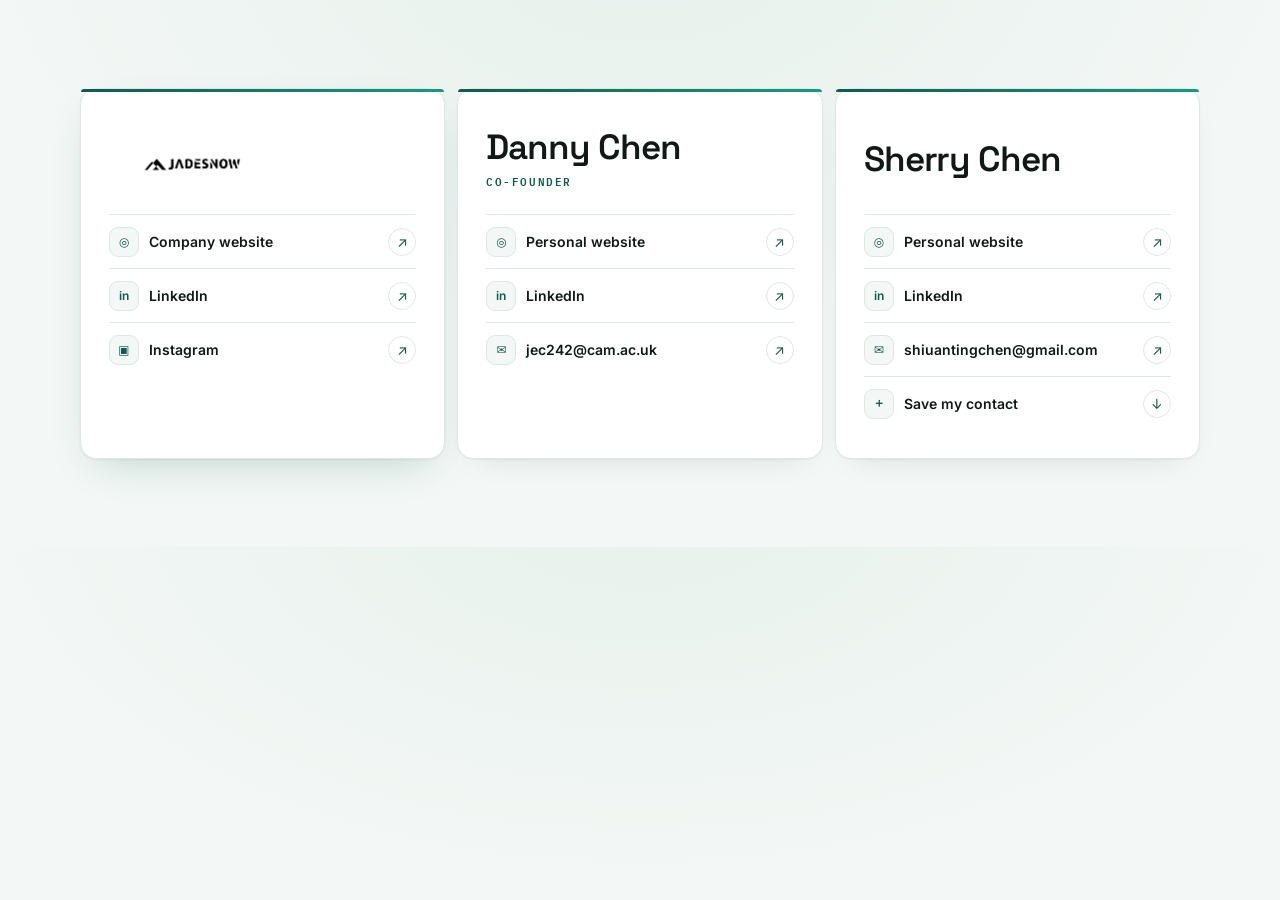
<file: index.html>
<!doctype html>
<html lang="en">
<head>
<meta charset="utf-8">
<meta name="viewport" content="width=device-width, initial-scale=1">
<title>Jade Snow Medical | Sherry Chen</title>
<link rel="preconnect" href="https://fonts.googleapis.com">
<link rel="preconnect" href="https://fonts.gstatic.com" crossorigin>
<link href="https://fonts.googleapis.com/css2?family=IBM+Plex+Mono:wght@500;600&family=Inter:wght@400;500;600&family=Space+Grotesk:wght@500;600;700&display=swap" rel="stylesheet">
<style>
:root{
  --paper:#f3f7f5;
  --ink:#101915;
  --ink-soft:#55675f;
  --jade:#0e5c4c;
  --jade-bright:#159c7d;
  --ice:#dde8e3;
  --card:#ffffff;
  --font-display:"Space Grotesk",system-ui,sans-serif;
  --font-body:"Inter",system-ui,sans-serif;
  --font-mono:"IBM Plex Mono",ui-monospace,monospace;
}
*{box-sizing:border-box}
body{margin:0;background:radial-gradient(ellipse 1200px 700px at 50% -10%,#e7f1ec 0%,var(--paper) 55%);color:var(--ink);font:16px var(--font-body)}
main{width:min(calc(100% - 32px),1120px);margin:clamp(20px,7vw,88px) auto;display:grid;gap:12px}
section{position:relative;min-width:0;background:var(--card);border:1px solid var(--ice);border-radius:16px;padding:clamp(16px,2.6vw,28px);box-shadow:0 1px 2px rgba(16,25,21,.04),0 12px 32px -20px rgba(16,25,21,.18);transition:box-shadow .25s ease,transform .25s ease}
section::before{content:"";position:absolute;inset:0 0 auto 0;height:3px;border-radius:16px 16px 0 0;background:linear-gradient(90deg,var(--jade),var(--jade-bright))}
main section:first-of-type{box-shadow:0 1px 2px rgba(16,25,21,.05),0 16px 40px -18px rgba(14,92,76,.28)}
h1,h2{display:flex;flex-direction:column;justify-content:center;align-items:flex-start;gap:6px;margin:0 0 12px;min-height:85px;font:600 clamp(25px,3vw,35px)/1.05 var(--font-display);letter-spacing:-.03em;color:var(--ink)}
h1 img{display:block;width:min(100%,150px);height:auto}
h2 small{font:600 11px var(--font-mono);letter-spacing:.14em;text-transform:uppercase;color:var(--jade)}
.link-card{display:grid;grid-template-columns:30px minmax(0,1fr) 28px;gap:10px;align-items:center;min-height:54px;padding:9px 0;border-top:1px solid var(--ice);color:inherit;text-decoration:none;font-size:14px;transition:transform .2s ease}
.link-copy small{display:none}
.link-copy strong{font-weight:600}
.link-icon{display:grid;place-items:center;width:30px;height:30px;border-radius:9px;background:var(--paper);border:1px solid var(--ice);font-size:12px;font-weight:600;color:var(--jade);text-align:center;transition:background .2s ease,border-color .2s ease,color .2s ease}
.link-arrow{display:grid;place-items:center;width:28px;height:28px;border:1px solid var(--ice);border-radius:50%;color:var(--jade);transition:background .2s ease,border-color .2s ease,color .2s ease,transform .2s ease,box-shadow .2s ease}
.link-card:hover,.link-card:focus-visible{color:var(--jade);transform:translateX(2px)}
.link-card:hover .link-icon,.link-card:focus-visible .link-icon{background:var(--jade);border-color:var(--jade);color:#fff}
.link-card:hover .link-arrow,.link-card:focus-visible .link-arrow{background:linear-gradient(135deg,var(--jade),var(--jade-bright));border-color:var(--jade);color:#fff;box-shadow:0 6px 16px -6px rgba(14,92,76,.5)}
.link-card:focus-visible{outline:2px solid var(--jade);outline-offset:3px;border-radius:4px}
.email-address{overflow-wrap:anywhere}
@media(min-width:840px){main{grid-template-columns:repeat(3,minmax(0,1fr))}}
@media(prefers-reduced-motion:reduce){section,.link-card,.link-icon,.link-arrow{transition:none}.link-card:hover{transform:none}}
</style>
</head>
<body><main>
<section aria-labelledby="company"><h1 id="company"><img src="jade-snow-logo.png" alt="Jade Snow Medical Ltd."></h1>
<a class="link-card" href="https://jadesnow-medical.com/" target="_blank" rel="noopener noreferrer"><span class="link-icon">◎</span><span class="link-copy"><strong>Company website</strong><small>Visit Jade Snow Medical</small></span><span class="link-arrow" aria-hidden="true">↗</span></a>
<a class="link-card" href="https://www.linkedin.com/company/jade-snow-medical/home/?viewAsMember=true" target="_blank" rel="noopener noreferrer"><span class="link-icon link-monogram">in</span><span class="link-copy"><strong>LinkedIn</strong><small>Follow the company</small></span><span class="link-arrow" aria-hidden="true">↗</span></a>
<a class="link-card" href="https://www.instagram.com/neuro__surg?mdxt=MTg2dWVrajA1NTFmdQ==" target="_blank" rel="noopener noreferrer"><span class="link-icon">▣</span><span class="link-copy"><strong>Instagram</strong><small>See updates and moments</small></span><span class="link-arrow" aria-hidden="true">↗</span></a>
</section>
<section aria-labelledby="danny"><h2 id="danny">Danny Chen <small>Co-founder</small></h2>
<a class="link-card" href="https://profiles.ucl.ac.uk/92523-jiaen-danny-chen" target="_blank" rel="noopener noreferrer"><span class="link-icon" aria-hidden="true">◎</span><span class="link-copy"><strong>Personal website</strong></span><span class="link-arrow" aria-hidden="true">↗</span></a>
<a class="link-card" href="https://www.linkedin.com/in/dannychenmedicalfablab?utm_source=share_via&amp;utm_content=profile&amp;utm_medium=member_ios" target="_blank" rel="noopener noreferrer"><span class="link-icon" aria-hidden="true">in</span><span class="link-copy"><strong>LinkedIn</strong></span><span class="link-arrow" aria-hidden="true">↗</span></a>
<a class="link-card" href="mailto:jec242@cam.ac.uk"><span class="link-icon" aria-hidden="true">✉</span><span class="link-copy"><strong class="email-address">jec242@cam.ac.uk</strong></span><span class="link-arrow" aria-hidden="true">↗</span></a>
</section>
<section aria-labelledby="personal"><h2 id="personal">Sherry Chen</h2>
<a class="link-card" href="https://sherry-shiuanting-chen.github.io/sherry-chen-portfolio/sherry.html" target="_blank" rel="noopener noreferrer"><span class="link-icon">◎</span><span class="link-copy"><strong>Personal website</strong><small>Explore my portfolio</small></span><span class="link-arrow" aria-hidden="true">↗</span></a>
<a class="link-card" href="https://www.linkedin.com/in/sherry-chen-334250164" target="_blank" rel="noopener noreferrer"><span class="link-icon link-monogram">in</span><span class="link-copy"><strong>LinkedIn</strong><small>Connect professionally</small></span><span class="link-arrow" aria-hidden="true">↗</span></a>
<a class="link-card" href="mailto:shiuantingchen@gmail.com"><span class="link-icon">✉</span><span class="link-copy"><strong class="email-address">shiuantingchen@gmail.com</strong></span><span class="link-arrow" aria-hidden="true">↗</span></a>
<a class="link-card subtle" href="sherry-chen.vcf" download="Sherry-Chen.vcf"><span class="link-icon">＋</span><span class="link-copy"><strong>Save my contact</strong><small>Download a contact card</small></span><span class="link-arrow" aria-hidden="true">↓</span></a>
</section>
</main></body></html>
</file>
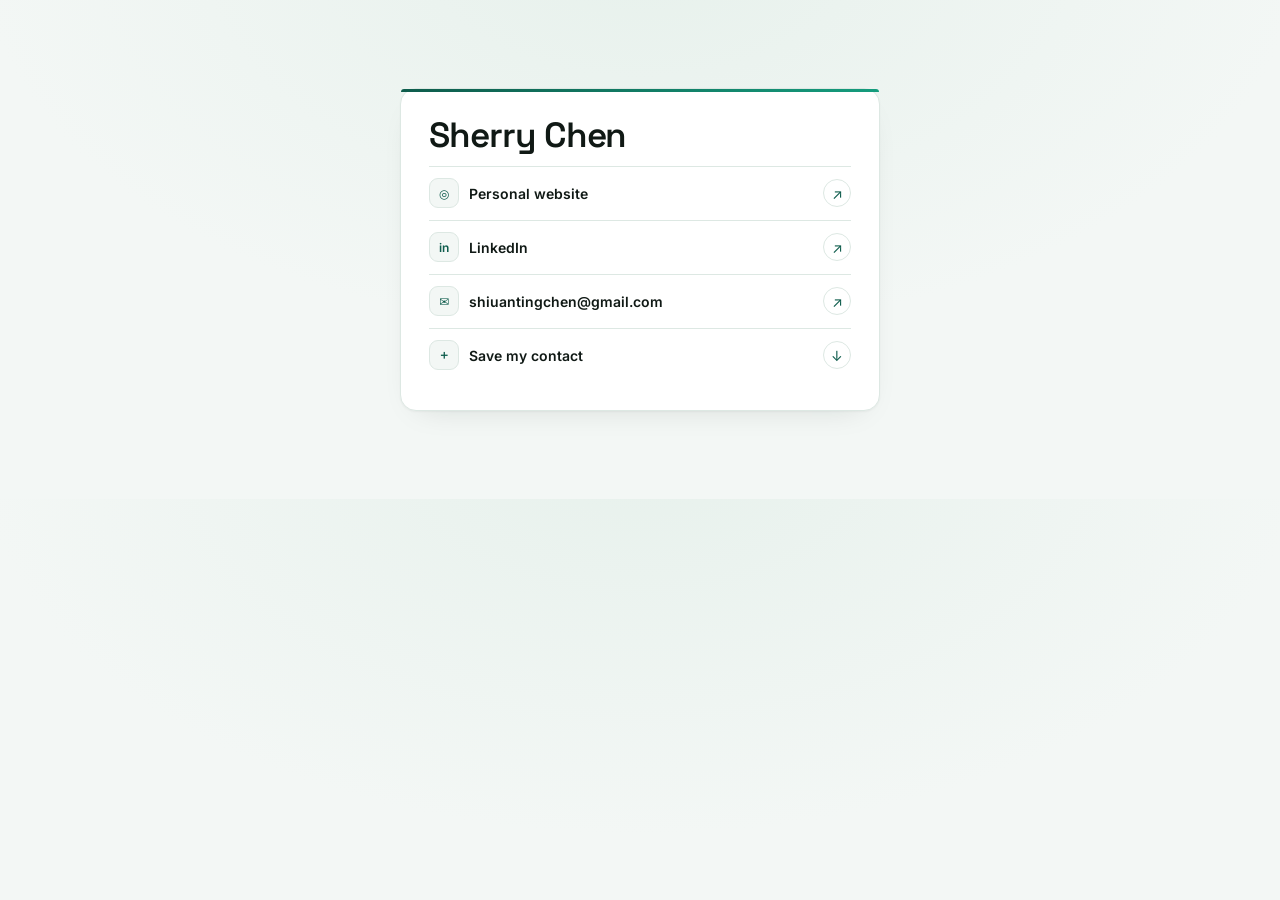
<file: sherry.html>
<!doctype html>
<html lang="en">
<head>
<meta charset="utf-8">
<meta name="viewport" content="width=device-width, initial-scale=1">
<title>Sherry Chen</title>
<link rel="preconnect" href="https://fonts.googleapis.com">
<link rel="preconnect" href="https://fonts.gstatic.com" crossorigin>
<link href="https://fonts.googleapis.com/css2?family=IBM+Plex+Mono:wght@500;600&family=Inter:wght@400;500;600&family=Space+Grotesk:wght@500;600;700&display=swap" rel="stylesheet">
<style>
:root{
  --paper:#f3f7f5;
  --ink:#101915;
  --ink-soft:#55675f;
  --jade:#0e5c4c;
  --jade-bright:#159c7d;
  --ice:#dde8e3;
  --card:#ffffff;
  --font-display:"Space Grotesk",system-ui,sans-serif;
  --font-body:"Inter",system-ui,sans-serif;
  --font-mono:"IBM Plex Mono",ui-monospace,monospace;
}
*{box-sizing:border-box}
body{margin:0;background:radial-gradient(ellipse 1200px 700px at 50% -10%,#e7f1ec 0%,var(--paper) 55%);color:var(--ink);font:16px var(--font-body)}
main{width:min(calc(100% - 32px),480px);margin:clamp(20px,7vw,88px) auto;display:grid;gap:12px}
section{position:relative;min-width:0;background:var(--card);border:1px solid var(--ice);border-radius:16px;padding:clamp(16px,2.6vw,28px);box-shadow:0 1px 2px rgba(16,25,21,.04),0 12px 32px -20px rgba(16,25,21,.18)}
section::before{content:"";position:absolute;inset:0 0 auto 0;height:3px;border-radius:16px 16px 0 0;background:linear-gradient(90deg,var(--jade),var(--jade-bright))}
h2{margin:0 0 12px;font:600 clamp(25px,3vw,35px)/1.05 var(--font-display);letter-spacing:-.03em;color:var(--ink)}
.link-card{display:grid;grid-template-columns:30px minmax(0,1fr) 28px;gap:10px;align-items:center;min-height:54px;padding:9px 0;border-top:1px solid var(--ice);color:inherit;text-decoration:none;font-size:14px;transition:transform .2s ease}
.link-copy small{display:none}
.link-copy strong{font-weight:600}
.link-icon{display:grid;place-items:center;width:30px;height:30px;border-radius:9px;background:var(--paper);border:1px solid var(--ice);font-size:12px;font-weight:600;color:var(--jade);text-align:center;transition:background .2s ease,border-color .2s ease,color .2s ease}
.link-arrow{display:grid;place-items:center;width:28px;height:28px;border:1px solid var(--ice);border-radius:50%;color:var(--jade);transition:background .2s ease,border-color .2s ease,color .2s ease,transform .2s ease,box-shadow .2s ease}
.link-card:hover,.link-card:focus-visible{color:var(--jade);transform:translateX(2px)}
.link-card:hover .link-icon,.link-card:focus-visible .link-icon{background:var(--jade);border-color:var(--jade);color:#fff}
.link-card:hover .link-arrow,.link-card:focus-visible .link-arrow{background:linear-gradient(135deg,var(--jade),var(--jade-bright));border-color:var(--jade);color:#fff;box-shadow:0 6px 16px -6px rgba(14,92,76,.5)}
.link-card:focus-visible{outline:2px solid var(--jade);outline-offset:3px;border-radius:4px}
.email-address{overflow-wrap:anywhere}
@media(prefers-reduced-motion:reduce){.link-card{transition:none}.link-card:hover{transform:none}}
</style>
</head>
<body><main>
<section aria-labelledby="personal"><h2 id="personal">Sherry Chen</h2>
<a class="link-card" href="https://sherry-shiuanting-chen.github.io/sherry-chen-portfolio/sherry.html" target="_blank" rel="noopener noreferrer"><span class="link-icon">◎</span><span class="link-copy"><strong>Personal website</strong><small>Explore my portfolio</small></span><span class="link-arrow" aria-hidden="true">↗</span></a>
<a class="link-card" href="https://www.linkedin.com/in/sherry-chen-334250164" target="_blank" rel="noopener noreferrer"><span class="link-icon link-monogram">in</span><span class="link-copy"><strong>LinkedIn</strong><small>Connect professionally</small></span><span class="link-arrow" aria-hidden="true">↗</span></a>
<a class="link-card" href="mailto:shiuantingchen@gmail.com"><span class="link-icon">✉</span><span class="link-copy"><strong class="email-address">shiuantingchen@gmail.com</strong></span><span class="link-arrow" aria-hidden="true">↗</span></a>
<a class="link-card subtle" href="sherry-chen.vcf" download="Sherry-Chen.vcf"><span class="link-icon">＋</span><span class="link-copy"><strong>Save my contact</strong><small>Download a contact card</small></span><span class="link-arrow" aria-hidden="true">↓</span></a>
</section>
</main></body></html>
</file>
